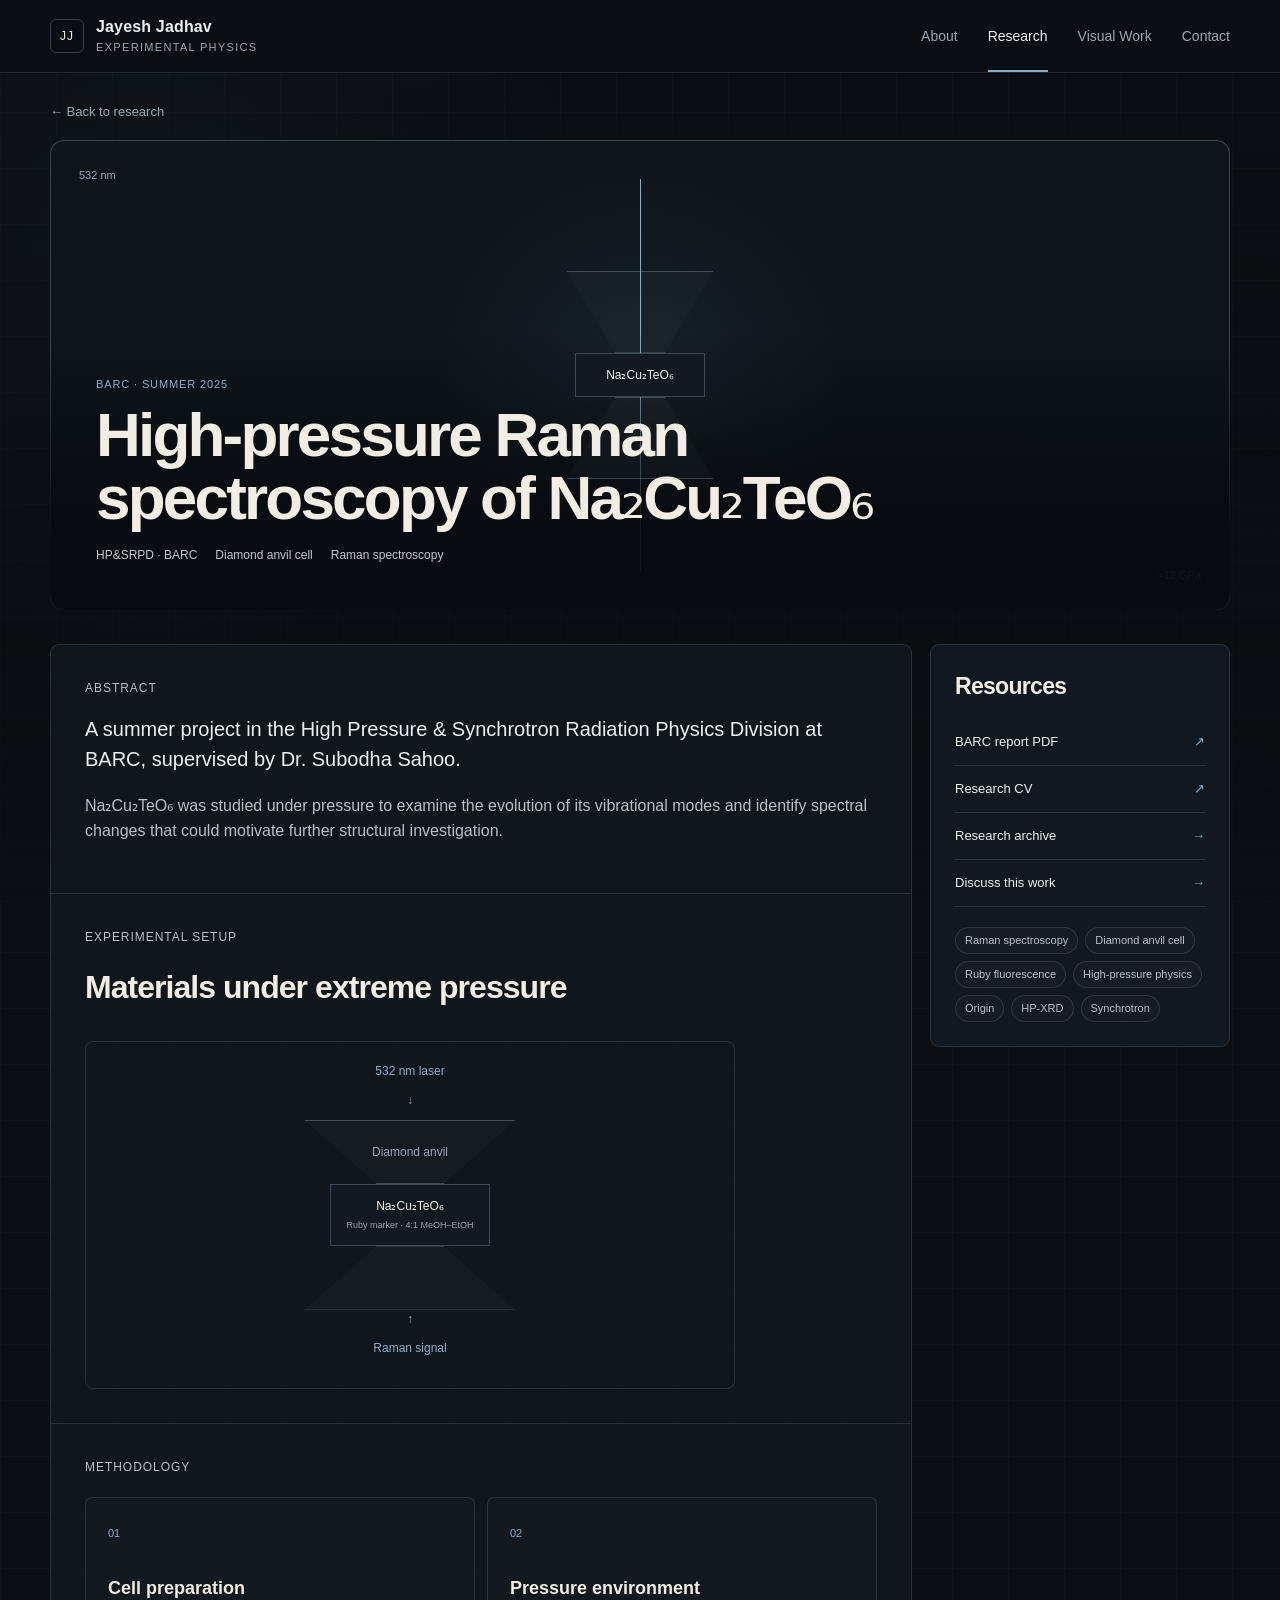
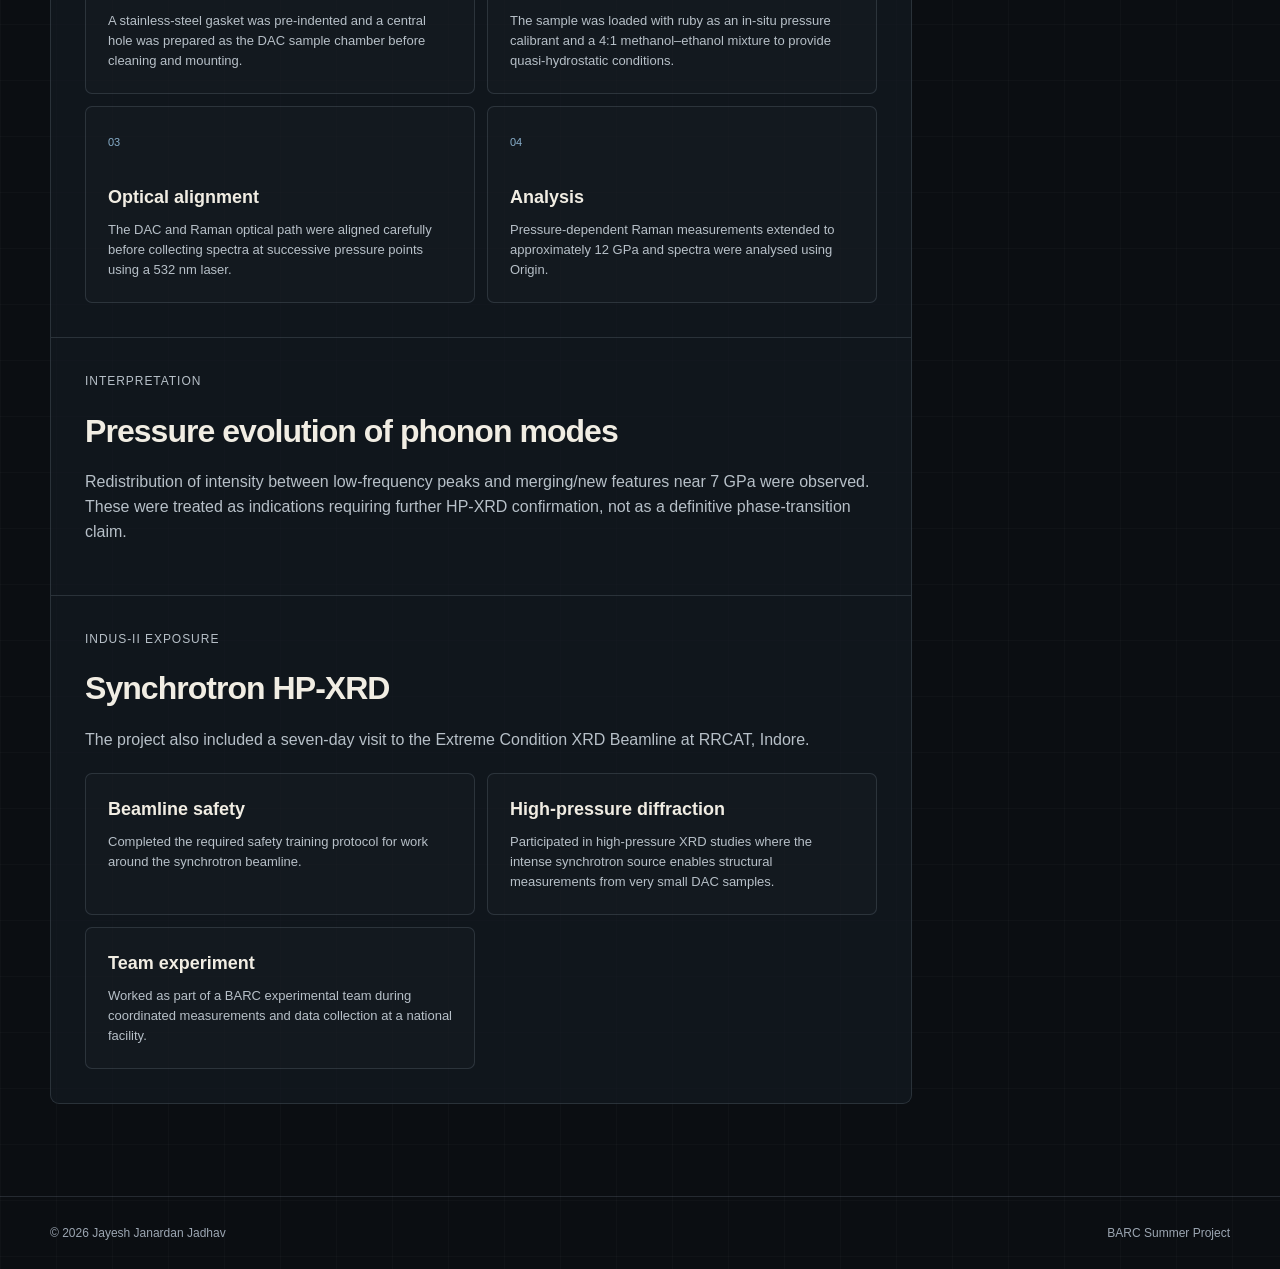
<file: barc-report.html>
<!DOCTYPE html>
<html lang="en">
<head>
  <meta charset="utf-8">
  <meta name="viewport" content="width=device-width, initial-scale=1">
  <meta name="description" content="BARC summer project by Jayesh Jadhav on high-pressure Raman spectroscopy of Na2Cu2TeO6 and synchrotron HP-XRD exposure.">
  <meta name="theme-color" content="#0b0e12">
  <title>BARC High-Pressure Raman — Jayesh Jadhav</title>
  <link rel="stylesheet" href="style.css">
  <script defer src="app.js"></script>
</head>
<body data-page="research">
  <a class="skip-link" href="#main">Skip to content</a>
  <header class="site-header">
    <div class="shell nav-row">
      <a class="brand" href="index.html" aria-label="Jayesh Jadhav home"><span class="brand-mark">JJ</span><span class="brand-copy"><strong>Jayesh Jadhav</strong><small>Experimental Physics</small></span></a>
      <button class="menu-button" type="button" aria-expanded="false" aria-controls="site-nav">Menu</button>
      <nav class="site-nav" id="site-nav" aria-label="Primary navigation"><a href="index.html">About</a><a class="active" href="research.html">Research</a><a href="hobbies.html">Visual Work</a><a href="contact.html">Contact</a></nav>
    </div>
  </header>

  <main id="main">
    <section class="case-hero shell case-hero-raman">
      <a class="back-link" href="research.html">← Back to research</a>
      <div class="case-hero-media raman-case-media" aria-hidden="true"><div class="raman-beam"></div><div class="dac-shape"><i></i><b>Na₂Cu₂TeO₆</b><i></i></div><span>532 nm</span><strong>≈12 GPa</strong></div>
      <div class="case-hero-overlay">
        <p>BARC · Summer 2025</p>
        <h1>High-pressure Raman spectroscopy of Na₂Cu₂TeO₆</h1>
        <div class="case-meta"><span>HP&amp;SRPD · BARC</span><span>Diamond anvil cell</span><span>Raman spectroscopy</span></div>
      </div>
    </section>

    <section class="section case-section">
      <div class="shell case-layout">
        <article class="case-content">
          <section>
            <p class="section-index">Abstract</p>
            <p class="case-lead">A summer project in the High Pressure &amp; Synchrotron Radiation Physics Division at BARC, supervised by Dr. Subodha Sahoo.</p>
            <p>Na₂Cu₂TeO₆ was studied under pressure to examine the evolution of its vibrational modes and identify spectral changes that could motivate further structural investigation.</p>
          </section>

          <section>
            <p class="section-index">Experimental setup</p>
            <h2>Materials under extreme pressure</h2>
            <div class="dac-diagram-simple" aria-label="Simplified diamond anvil cell Raman arrangement">
              <div class="laser-line"><span>532 nm laser</span><b>↓</b></div>
              <div class="anvil top">Diamond anvil</div>
              <div class="sample-chamber"><span>Na₂Cu₂TeO₆</span><small>Ruby marker · 4:1 MeOH–EtOH</small></div>
              <div class="anvil bottom">Diamond anvil</div>
              <div class="raman-line"><b>↑</b><span>Raman signal</span></div>
            </div>
          </section>

          <section>
            <p class="section-index">Methodology</p>
            <div class="method-grid">
              <article><span>01</span><h3>Cell preparation</h3><p>A stainless-steel gasket was pre-indented and a central hole was prepared as the DAC sample chamber before cleaning and mounting.</p></article>
              <article><span>02</span><h3>Pressure environment</h3><p>The sample was loaded with ruby as an in-situ pressure calibrant and a 4:1 methanol–ethanol mixture to provide quasi-hydrostatic conditions.</p></article>
              <article><span>03</span><h3>Optical alignment</h3><p>The DAC and Raman optical path were aligned carefully before collecting spectra at successive pressure points using a 532 nm laser.</p></article>
              <article><span>04</span><h3>Analysis</h3><p>Pressure-dependent Raman measurements extended to approximately 12 GPa and spectra were analysed using Origin.</p></article>
            </div>
          </section>

          <section>
            <p class="section-index">Interpretation</p>
            <h2>Pressure evolution of phonon modes</h2>
            <p>Redistribution of intensity between low-frequency peaks and merging/new features near 7 GPa were observed. These were treated as indications requiring further HP-XRD confirmation, not as a definitive phase-transition claim.</p>
          </section>

          <section>
            <p class="section-index">INDUS-II exposure</p>
            <h2>Synchrotron HP-XRD</h2>
            <p>The project also included a seven-day visit to the Extreme Condition XRD Beamline at RRCAT, Indore.</p>
            <div class="method-grid compact-grid">
              <article><h3>Beamline safety</h3><p>Completed the required safety training protocol for work around the synchrotron beamline.</p></article>
              <article><h3>High-pressure diffraction</h3><p>Participated in high-pressure XRD studies where the intense synchrotron source enables structural measurements from very small DAC samples.</p></article>
              <article><h3>Team experiment</h3><p>Worked as part of a BARC experimental team during coordinated measurements and data collection at a national facility.</p></article>
            </div>
          </section>
        </article>

        <aside class="resource-panel">
          <h2>Resources</h2>
          <a href="https://jayeshofphysics.github.io/JayeshJadhav/Assets/Jayesh%20BARC%20Report_merged.pdf" target="_blank" rel="noopener noreferrer"><span>BARC report PDF</span><b>↗</b></a>
          <a href="https://jayeshofphysics.github.io/JayeshJadhav/Assets/RESUME.pdf" target="_blank" rel="noopener noreferrer"><span>Research CV</span><b>↗</b></a>
          <a href="research.html"><span>Research archive</span><b>→</b></a>
          <a href="contact.html"><span>Discuss this work</span><b>→</b></a>
          <div class="resource-tags"><span>Raman spectroscopy</span><span>Diamond anvil cell</span><span>Ruby fluorescence</span><span>High-pressure physics</span><span>Origin</span><span>HP-XRD</span><span>Synchrotron</span></div>
        </aside>
      </div>
    </section>
  </main>

  <footer class="site-footer"><div class="shell footer-row"><span>© <span data-year></span> Jayesh Janardan Jadhav</span><span>BARC Summer Project</span></div></footer>
</body>
</html>
</file>
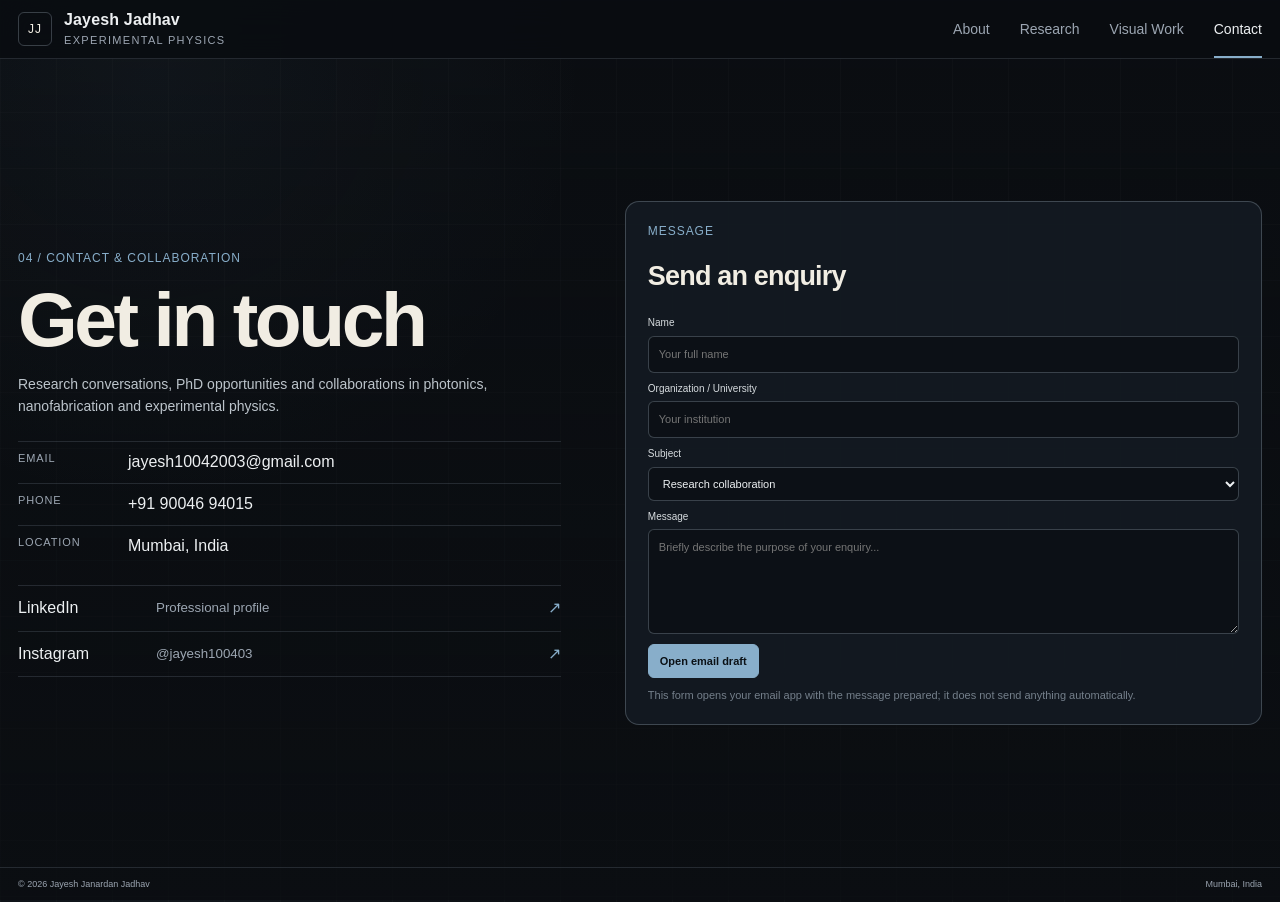
<file: contact.html>
<!DOCTYPE html>
<html lang="en">
<head>
  <meta charset="utf-8">
  <meta name="viewport" content="width=device-width, initial-scale=1">
  <meta name="description" content="Contact Jayesh Jadhav for research conversations, PhD opportunities and collaborations.">
  <meta name="theme-color" content="#0b0e12">
  <title>Contact — Jayesh Jadhav</title>
  <link rel="stylesheet" href="style.css">
  <link rel="stylesheet" href="single-screen.css">
  <script defer src="app.js"></script>
  <script defer src="single-screen.js"></script>
</head>
<body data-page="contact">
  <a class="skip-link" href="#main">Skip to content</a>
  <header class="site-header">
    <div class="shell nav-row">
      <a class="brand" href="index.html" aria-label="Jayesh Jadhav home"><span class="brand-mark">JJ</span><span class="brand-copy"><strong>Jayesh Jadhav</strong><small>Experimental Physics</small></span></a>
      <button class="menu-button" type="button" aria-expanded="false" aria-controls="site-nav">Menu</button>
      <nav class="site-nav" id="site-nav" aria-label="Primary navigation">
        <a href="index.html">About</a><a href="research.html">Research</a><a href="hobbies.html">Visual Work</a><a class="active" href="contact.html">Contact</a>
      </nav>
    </div>
  </header>

  <main id="main" class="contact-main">
    <section class="shell contact-layout">
      <div class="contact-information">
        <p class="eyebrow">04 / Contact &amp; collaboration</p>
        <h1>Get in touch</h1>
        <p class="contact-intro">Research conversations, PhD opportunities and collaborations in photonics, nanofabrication and experimental physics.</p>

        <div class="contact-block"><span>Email</span><a href="mailto:jayesh10042003@gmail.com">jayesh10042003@gmail.com</a></div>
        <div class="contact-block"><span>Phone</span><a href="tel:+919004694015">+91 90046 94015</a></div>
        <div class="contact-block"><span>Location</span><p>Mumbai, India</p></div>

        <div class="profile-links" aria-label="Professional and social profiles">
          <a href="https://www.linkedin.com/in/jayeshjadhaviitbphysics" target="_blank" rel="noreferrer"><span>LinkedIn</span><small>Professional profile</small><b>↗</b></a>
          <a href="https://www.instagram.com/jayesh100403/" target="_blank" rel="noreferrer"><span>Instagram</span><small>@jayesh100403</small><b>↗</b></a>
        </div>
      </div>

      <div class="contact-form-panel">
        <p class="section-index">Message</p>
        <h2>Send an enquiry</h2>
        <form id="contact-form">
          <label for="name">Name</label>
          <input id="name" name="name" type="text" autocomplete="name" placeholder="Your full name" required>
          <label for="organization">Organization / University</label>
          <input id="organization" name="organization" type="text" autocomplete="organization" placeholder="Your institution">
          <label for="subject">Subject</label>
          <select id="subject" name="subject"><option>Research collaboration</option><option>PhD opportunity</option><option>Research position</option><option>Academic discussion</option><option>Other</option></select>
          <label for="message">Message</label>
          <textarea id="message" name="message" rows="5" placeholder="Briefly describe the purpose of your enquiry..." required></textarea>
          <button class="button button-primary" type="submit">Open email draft</button>
          <p class="form-note" id="form-note">This form opens your email app with the message prepared; it does not send anything automatically.</p>
        </form>
      </div>
    </section>
  </main>

  <footer class="site-footer"><div class="shell footer-row"><span>© <span data-year></span> Jayesh Janardan Jadhav</span><span>Mumbai, India</span></div></footer>
</body>
</html>
</file>
<file: style.css>
/* Jayesh Jadhav — portfolio v2 */
:root {
  --bg: #0b0e12;
  --bg-soft: #10151b;
  --panel: #141a21;
  --panel-2: #171e26;
  --text: #edf0f2;
  --warm: #f1ede3;
  --muted: #9ca6b2;
  --muted-2: #747f8b;
  --line: rgba(176, 193, 209, 0.16);
  --line-strong: rgba(176, 193, 209, 0.28);
  --accent: #88aeca;
  --accent-soft: rgba(136, 174, 202, 0.12);
  --max: 1180px;
  --radius: 9px;
  --radius-lg: 14px;
}

* { box-sizing: border-box; }
html { scroll-behavior: smooth; }
body {
  margin: 0;
  color: var(--text);
  background:
    linear-gradient(rgba(255,255,255,0.018) 1px, transparent 1px),
    linear-gradient(90deg, rgba(255,255,255,0.018) 1px, transparent 1px),
    radial-gradient(circle at 12% 8%, rgba(102,136,160,0.08), transparent 27rem),
    var(--bg);
  background-size: 56px 56px, 56px 56px, auto, auto;
  font-family: Inter, ui-sans-serif, -apple-system, BlinkMacSystemFont, "Segoe UI", sans-serif;
  font-size: 16px;
  line-height: 1.55;
  -webkit-font-smoothing: antialiased;
}

body::before {
  content: "";
  position: fixed;
  inset: 0;
  pointer-events: none;
  background: linear-gradient(180deg, rgba(11,14,18,0.18), rgba(11,14,18,0.72));
  z-index: -1;
}

a { color: inherit; }
img { display: block; max-width: 100%; }
button, input, select, textarea { font: inherit; color: inherit; }
button { cursor: pointer; }

.skip-link {
  position: absolute;
  left: 16px;
  top: -60px;
  z-index: 999;
  padding: 10px 14px;
  background: var(--warm);
  color: #0d1014;
  border-radius: 6px;
}
.skip-link:focus { top: 12px; }

.shell { width: min(calc(100% - 40px), var(--max)); margin-inline: auto; }

.site-header {
  position: sticky;
  top: 0;
  z-index: 50;
  background: rgba(11, 14, 18, 0.9);
  backdrop-filter: blur(18px);
  border-bottom: 1px solid var(--line);
}

.nav-row {
  min-height: 72px;
  display: flex;
  align-items: center;
  justify-content: space-between;
  gap: 30px;
}

.brand {
  display: inline-flex;
  align-items: center;
  gap: 12px;
  text-decoration: none;
  min-width: 210px;
}
.brand-mark {
  width: 34px;
  height: 34px;
  display: grid;
  place-items: center;
  border: 1px solid var(--line-strong);
  border-radius: 6px;
  color: var(--warm);
  font-size: 12px;
  letter-spacing: .08em;
}
.brand-copy { display: grid; line-height: 1.15; }
.brand-copy strong { font-weight: 560; letter-spacing: .01em; }
.brand-copy small { margin-top: 4px; color: var(--muted); font-size: 11px; text-transform: uppercase; letter-spacing: .12em; }

.site-nav { display: flex; align-items: center; gap: 30px; }
.site-nav a {
  position: relative;
  text-decoration: none;
  color: var(--muted);
  font-size: 14px;
  padding: 25px 0 23px;
  transition: color .2s ease;
}
.site-nav a:hover, .site-nav a.active { color: var(--text); }
.site-nav a.active::after {
  content: "";
  position: absolute;
  left: 0;
  right: 0;
  bottom: -1px;
  height: 2px;
  background: var(--accent);
}
.menu-button {
  display: none;
  padding: 8px 12px;
  border: 1px solid var(--line-strong);
  border-radius: 6px;
  background: transparent;
}

.eyebrow, .section-index, .institution, .card-meta, .research-card-copy > .tag-list + .text-link {
  letter-spacing: .08em;
}
.eyebrow, .section-index {
  margin: 0 0 16px;
  color: var(--accent);
  font-size: 12px;
  text-transform: uppercase;
}

h1, h2, h3, p { margin-top: 0; }
h1, h2, h3 { font-weight: 560; color: var(--warm); }
h1 { letter-spacing: -0.045em; }
h2 { letter-spacing: -0.03em; }

.home-hero {
  min-height: 650px;
  display: grid;
  grid-template-columns: minmax(0, 1.35fr) minmax(320px, .65fr);
  gap: 70px;
  align-items: center;
  padding-block: 86px 92px;
}
.hero-copy h1 {
  margin-bottom: 24px;
  font-size: clamp(58px, 7.1vw, 104px);
  line-height: .92;
}
.hero-role {
  max-width: 740px;
  margin-bottom: 30px;
  font-size: clamp(18px, 2vw, 24px);
  line-height: 1.45;
  color: #cbd1d6;
}
.hero-actions { display: flex; flex-wrap: wrap; gap: 10px; }
.button {
  display: inline-flex;
  align-items: center;
  justify-content: center;
  min-height: 42px;
  padding: 10px 15px;
  border: 1px solid var(--line-strong);
  border-radius: 6px;
  background: rgba(255,255,255,0.02);
  color: var(--text);
  text-decoration: none;
  font-size: 14px;
  transition: border-color .2s ease, background .2s ease, transform .2s ease;
}
.button:hover { border-color: var(--accent); background: var(--accent-soft); transform: translateY(-1px); }
.button-primary { background: var(--accent); color: #0b1116; border-color: var(--accent); font-weight: 620; }
.button-primary:hover { background: #9abbd3; color: #091015; }

.identity-panel {
  align-self: stretch;
  display: grid;
  align-content: end;
  border-left: 1px solid var(--line);
  padding-left: 28px;
}
.portrait-wrap {
  aspect-ratio: 4 / 5;
  overflow: hidden;
  border-radius: var(--radius-lg);
  border: 1px solid var(--line);
  background: var(--panel);
  margin-bottom: 18px;
}
.portrait-wrap img { width: 100%; height: 100%; object-fit: cover; filter: saturate(.83) contrast(1.03); }
.identity-list { margin: 0; }
.identity-list div { display: grid; grid-template-columns: 92px 1fr; gap: 14px; padding: 10px 0; border-top: 1px solid var(--line); }
.identity-list dt { color: var(--muted); font-size: 12px; text-transform: uppercase; letter-spacing: .08em; }
.identity-list dd { margin: 0; font-size: 14px; }

.section { padding: 92px 0; }
.section-bordered { border-top: 1px solid var(--line); border-bottom: 1px solid var(--line); background: rgba(255,255,255,0.012); }
.about-grid { display: grid; grid-template-columns: .78fr 1.22fr; gap: 90px; }
.section-heading h2 { max-width: 470px; font-size: clamp(32px, 4vw, 54px); line-height: 1.06; }
.prose-stack { max-width: 720px; color: #bac2c9; }
.prose-stack p { margin-bottom: 18px; }
.prose-stack .lead { color: var(--text); font-size: 21px; line-height: 1.5; }

.section-title-row {
  display: flex;
  align-items: end;
  justify-content: space-between;
  gap: 36px;
  margin-bottom: 38px;
}
.section-title-row h2, .research-toolbar h2 { margin-bottom: 0; font-size: clamp(34px, 4vw, 54px); line-height: 1.03; }
.section-note { max-width: 440px; margin-bottom: 4px; color: var(--muted); }
.text-link { color: var(--accent); text-decoration: none; font-size: 14px; }
.text-link:hover { text-decoration: underline; }

.education-list { border-top: 1px solid var(--line-strong); }
.education-row {
  display: grid;
  grid-template-columns: 150px minmax(0, 1.3fr) minmax(250px, .7fr);
  gap: 34px;
  padding: 34px 0;
  border-bottom: 1px solid var(--line);
}
.education-year { color: var(--accent); font-size: 13px; letter-spacing: .06em; }
.education-main h3 { margin-bottom: 10px; font-size: 25px; }
.education-main p { color: #b6bec6; }
.institution { margin-bottom: 7px; color: var(--muted); font-size: 12px; text-transform: uppercase; }
.education-meta { display: grid; align-content: start; gap: 8px; color: var(--muted); font-size: 12px; }
details { border-top: 1px solid var(--line); margin-top: 18px; }
details summary { padding: 13px 0; color: var(--text); cursor: pointer; font-size: 13px; }
.tag-list { display: flex; flex-wrap: wrap; gap: 7px; padding-bottom: 4px; }
.tag-list span, .resource-tags span {
  display: inline-flex;
  align-items: center;
  min-height: 26px;
  padding: 4px 9px;
  border: 1px solid var(--line);
  border-radius: 999px;
  color: #b9c3cc;
  background: rgba(255,255,255,0.018);
  font-size: 11px;
}

.metric-grid { display: grid; grid-template-columns: repeat(4, 1fr); border-top: 1px solid var(--line); border-left: 1px solid var(--line); }
.metric-grid article { min-height: 170px; padding: 25px; border-right: 1px solid var(--line); border-bottom: 1px solid var(--line); }
.metric-grid strong { display: block; margin-bottom: 30px; font-size: clamp(30px, 3.5vw, 48px); color: var(--warm); font-weight: 560; }
.metric-grid span { color: var(--muted); font-size: 13px; }

.preview-grid { display: grid; grid-template-columns: repeat(2, 1fr); gap: 14px; }
.preview-card {
  min-height: 360px;
  overflow: hidden;
  display: grid;
  grid-template-rows: 210px 1fr;
  border: 1px solid var(--line);
  border-radius: var(--radius);
  background: linear-gradient(180deg, rgba(23,30,38,.95), rgba(15,20,26,.98));
  text-decoration: none;
  transition: border-color .2s ease, transform .2s ease;
}
.preview-card:hover { border-color: var(--line-strong); transform: translateY(-2px); }
.preview-card-large { grid-row: span 2; min-height: 736px; grid-template-rows: 1.15fr .85fr; }
.preview-card img { width: 100%; height: 100%; object-fit: cover; background: #10161c; }
.preview-card > div:last-child { padding: 22px; }
.preview-card > div:last-child > span { color: var(--accent); font-size: 11px; text-transform: uppercase; letter-spacing: .08em; }
.preview-card h3 { margin: 8px 0 11px; font-size: 23px; line-height: 1.16; }
.preview-card p { margin-bottom: 0; color: var(--muted); font-size: 14px; }
.abstract-media { position: relative; overflow: hidden; background: #111820; }
.abstract-media-raman::before { content: ""; position: absolute; left: 50%; top: 18%; width: 1px; height: 64%; background: var(--accent); box-shadow: 0 0 18px rgba(136,174,202,.3); }
.abstract-media-raman::after { content: ""; position: absolute; width: 72px; height: 72px; border: 1px solid var(--line-strong); border-radius: 50%; left: calc(50% - 36px); top: calc(50% - 36px); }
.abstract-media-raman span, .abstract-media-raman b { position: absolute; font-size: 11px; color: var(--muted); font-weight: 500; }
.abstract-media-raman span { left: 20px; top: 20px; }
.abstract-media-raman b { right: 20px; bottom: 18px; }
.abstract-media-fab { display: grid; grid-template-columns: repeat(4, 1fr); gap: 8px; padding: 30px; align-items: end; }
.abstract-media-fab i { display: block; border: 1px solid var(--line-strong); background: linear-gradient(180deg, rgba(136,174,202,.11), rgba(136,174,202,.02)); }
.abstract-media-fab i:nth-child(1){height:38%}.abstract-media-fab i:nth-child(2){height:65%}.abstract-media-fab i:nth-child(3){height:92%}.abstract-media-fab i:nth-child(4){height:52%}

.site-footer { border-top: 1px solid var(--line); color: var(--muted); font-size: 12px; }
.footer-row { min-height: 72px; display: flex; align-items: center; justify-content: space-between; gap: 20px; }

/* Research archive */
.page-hero { min-height: 360px; padding: 80px 0 66px; display: grid; grid-template-columns: 1.05fr .95fr; align-items: end; gap: 80px; }
.page-hero h1 { margin-bottom: 0; font-size: clamp(72px, 10vw, 140px); line-height: .85; }
.page-hero-copy { max-width: 560px; }
.page-hero-copy > p { color: #c2c9cf; font-size: 20px; }
.research-gallery-section { padding-top: 68px; }
.research-toolbar { display: flex; align-items: end; justify-content: space-between; gap: 30px; margin-bottom: 32px; }
.filter-row { display: flex; flex-wrap: wrap; gap: 8px; justify-content: flex-end; }
.filter-button { padding: 8px 12px; border-radius: 999px; border: 1px solid var(--line); background: transparent; color: var(--muted); font-size: 12px; }
.filter-button:hover, .filter-button.active { color: var(--text); border-color: var(--accent); background: var(--accent-soft); }
.research-grid { display: grid; grid-template-columns: repeat(3, minmax(0, 1fr)); gap: 14px; align-items: stretch; }
.research-card { min-height: 100%; overflow: hidden; display: grid; grid-template-rows: 220px 1fr; border: 1px solid var(--line); border-radius: var(--radius); background: linear-gradient(180deg, rgba(22,28,35,.98), rgba(15,19,24,.98)); }
.research-card-featured { grid-column: span 2; grid-template-columns: 1.1fr .9fr; grid-template-rows: none; min-height: 460px; }
.research-card.is-hidden { display: none; }
.research-media { min-height: 220px; overflow: hidden; display: block; background: #10161d; text-decoration: none; }
.research-media img { width: 100%; height: 100%; object-fit: cover; transition: transform .35s ease; }
.research-card:hover .research-media img { transform: scale(1.025); }
.research-card-copy { padding: 20px; display: flex; flex-direction: column; align-items: flex-start; }
.card-meta { width: 100%; display: flex; justify-content: space-between; gap: 10px; color: var(--muted); font-size: 10px; text-transform: uppercase; }
.research-card h3 { margin: 14px 0 10px; font-size: 21px; line-height: 1.18; }
.research-card h3 a { text-decoration: none; }
.research-card h3 a:hover { color: var(--accent); }
.research-card p { margin-bottom: 17px; color: #afb8c0; font-size: 13px; }
.research-card .tag-list { margin-top: auto; }
.research-card .text-link { margin-top: 15px; }
.text-only-card { grid-template-rows: 1fr; min-height: 260px; }
.type-media { position: relative; overflow: hidden; }
.quantum-media { background: linear-gradient(135deg, #10161d, #161f28); }
.quantum-media span { position: absolute; top: 18px; left: 18px; color: var(--accent); font-size: 13px; letter-spacing: .15em; }
.quantum-media i { position: absolute; height: 1px; background: var(--line-strong); transform-origin: left; }
.quantum-media i:nth-of-type(1){width:62%;left:20%;top:35%;transform:rotate(12deg)}
.quantum-media i:nth-of-type(2){width:54%;left:14%;top:62%;transform:rotate(-17deg)}
.quantum-media i:nth-of-type(3){width:48%;left:42%;top:22%;transform:rotate(73deg)}
.quantum-media i:nth-of-type(4){width:42%;left:55%;top:72%;transform:rotate(-55deg)}
.raman-media, .xrd-media { display: grid; place-items: center; }
.raman-media span, .xrd-media span { position: absolute; left: 18px; top: 17px; color: var(--muted); font-size: 11px; letter-spacing: .08em; }
.raman-media b, .xrd-media b { position: absolute; right: 18px; bottom: 16px; color: var(--muted); font-size: 11px; font-weight: 500; }
.raman-media::before { content:""; width:1px; height:74%; background: var(--accent); }
.raman-media::after { content:""; position:absolute; width:78px; height:78px; border-radius:50%; border:1px solid var(--line-strong); }
.xrd-media::before { content:""; position:absolute; width:220px; height:220px; border-radius:50%; border:1px solid var(--line); box-shadow: inset 0 0 0 38px rgba(255,255,255,.012), inset 0 0 0 76px rgba(136,174,202,.025); }
.xrd-media::after { content:""; width:78%; height:1px; background: var(--accent); transform:rotate(-11deg); }

.two-column-section { display: grid; grid-template-columns: .68fr 1.32fr; gap: 80px; }
.two-column-section > div:first-child h2 { font-size: clamp(36px, 4vw, 56px); line-height: 1.06; }
.timeline-list { border-top: 1px solid var(--line); }
.timeline-list article { display: grid; grid-template-columns: 120px 1fr; gap: 28px; padding: 28px 0; border-bottom: 1px solid var(--line); }
.timeline-list time { color: var(--accent); font-size: 12px; letter-spacing: .06em; }
.timeline-list h3 { margin-bottom: 8px; font-size: 20px; }
.timeline-list p:last-child { margin-bottom: 0; color: var(--muted); font-size: 14px; }
.skills-grid { display: grid; grid-template-columns: repeat(2, 1fr); border-top: 1px solid var(--line); border-left: 1px solid var(--line); }
.skills-grid article { min-height: 190px; padding: 25px; border-right: 1px solid var(--line); border-bottom: 1px solid var(--line); }
.skills-grid span { color: var(--accent); font-size: 11px; text-transform: uppercase; letter-spacing: .08em; }
.skills-grid h3 { margin: 38px 0 0; font-size: 20px; line-height: 1.4; font-weight: 500; }

/* Visual work */
.photo-grid { display: grid; grid-template-columns: repeat(4, 1fr); grid-auto-rows: 220px; gap: 10px; }
.photo-grid figure { margin: 0; overflow: hidden; border-radius: 6px; border: 1px solid var(--line); background: var(--panel); }
.photo-grid .photo-wide { grid-column: span 2; }
.photo-grid .photo-tall { grid-row: span 2; }
.photo-grid img { width: 100%; height: 100%; object-fit: cover; transition: transform .35s ease, filter .35s ease; filter: saturate(.9); }
.photo-grid figure:hover img { transform: scale(1.025); filter: saturate(1); }
.visual-practice-grid { display: grid; grid-template-columns: 1fr 1fr; gap: 14px; }
.visual-practice-grid article { min-height: 310px; padding: 34px; border: 1px solid var(--line); border-radius: var(--radius); background: var(--panel); }
.visual-practice-grid h2 { max-width: 460px; font-size: 34px; line-height: 1.12; }
.visual-practice-grid p:last-child { max-width: 530px; color: var(--muted); }
.life-strip { display: grid; grid-template-columns: repeat(4, 1fr); gap: 10px; }
.life-strip figure { margin: 0; aspect-ratio: 1 / 1; overflow: hidden; border: 1px solid var(--line); border-radius: 6px; }
.life-strip img { width: 100%; height: 100%; object-fit: cover; }
.recognition-grid { display: grid; grid-template-columns: repeat(4, 1fr); gap: 12px; }
.recognition-grid article { min-height: 230px; padding: 22px; border-top: 1px solid var(--line-strong); background: linear-gradient(180deg, rgba(255,255,255,.018), transparent); }
.recognition-grid span { color: var(--accent); font-size: 11px; text-transform: uppercase; letter-spacing: .08em; }
.recognition-grid h3 { margin: 30px 0 10px; font-size: 19px; }
.recognition-grid p { color: var(--muted); font-size: 13px; }

/* Contact */
.contact-main { min-height: calc(100vh - 145px); display: grid; align-items: center; }
.contact-layout { display: grid; grid-template-columns: .92fr 1.08fr; gap: 85px; padding: 76px 0 86px; }
.contact-information h1 { margin-bottom: 18px; font-size: clamp(58px, 7vw, 92px); line-height: .95; }
.contact-intro { max-width: 540px; margin-bottom: 44px; color: #bcc4cb; font-size: 18px; }
.contact-block { display: grid; grid-template-columns: 90px 1fr; gap: 20px; padding: 13px 0; border-top: 1px solid var(--line); }
.contact-block span { color: var(--muted); font-size: 11px; text-transform: uppercase; letter-spacing: .08em; }
.contact-block a, .contact-block p { margin: 0; text-decoration: none; }
.contact-block a:hover { color: var(--accent); }
.profile-links { margin-top: 34px; border-top: 1px solid var(--line); }
.profile-links a { display: grid; grid-template-columns: 120px 1fr auto; gap: 18px; align-items: center; padding: 15px 0; border-bottom: 1px solid var(--line); text-decoration: none; }
.profile-links small { color: var(--muted); }
.profile-links b { color: var(--accent); font-weight: 500; }
.contact-form-panel { align-self: start; padding: 32px; border: 1px solid var(--line-strong); border-radius: var(--radius-lg); background: rgba(20,26,33,.94); }
.contact-form-panel h2 { margin-bottom: 30px; font-size: 34px; }
#contact-form { display: grid; gap: 10px; }
#contact-form label { margin-top: 7px; font-size: 12px; color: #d7dce0; }
#contact-form input, #contact-form select, #contact-form textarea {
  width: 100%;
  border: 1px solid var(--line-strong);
  border-radius: 6px;
  background: rgba(9,12,16,.55);
  padding: 12px 13px;
  outline: none;
}
#contact-form textarea { resize: vertical; }
#contact-form input:focus, #contact-form select:focus, #contact-form textarea:focus { border-color: var(--accent); box-shadow: 0 0 0 3px rgba(136,174,202,.08); }
#contact-form .button { justify-self: start; margin-top: 10px; }
.form-note { margin: 4px 0 0; color: var(--muted-2); font-size: 11px; }

/* Case studies */
.case-hero { position: relative; padding-top: 26px; }
.back-link { display: inline-flex; margin-bottom: 18px; color: var(--muted); text-decoration: none; font-size: 13px; }
.back-link:hover { color: var(--accent); }
.case-hero-media { height: 470px; overflow: hidden; border-radius: var(--radius-lg); border: 1px solid var(--line-strong); background: #10161d; }
.case-hero-media img { width: 100%; height: 100%; object-fit: cover; }
.case-hero-overlay { position: absolute; left: 0; right: 0; bottom: 0; padding: 46px; background: linear-gradient(180deg, transparent 0%, rgba(7,10,14,.92) 72%); border-radius: 0 0 var(--radius-lg) var(--radius-lg); }
.case-hero-overlay p { margin-bottom: 10px; color: var(--accent); font-size: 11px; text-transform: uppercase; letter-spacing: .08em; }
.case-hero-overlay h1 { max-width: 920px; margin-bottom: 16px; font-size: clamp(36px, 5vw, 62px); line-height: 1.02; }
.case-meta { display: flex; flex-wrap: wrap; gap: 18px; color: #c2c9cf; font-size: 12px; }
.case-section { padding-top: 34px; }
.case-layout { display: grid; grid-template-columns: minmax(0, 1fr) 300px; gap: 18px; align-items: start; }
.case-content { border: 1px solid var(--line); border-radius: var(--radius); background: rgba(20,26,33,.74); overflow: hidden; }
.case-content > section { padding: 34px; border-bottom: 1px solid var(--line); }
.case-content > section:last-child { border-bottom: 0; }
.case-content h2 { margin-bottom: 14px; font-size: 32px; }
.case-content p { color: #b7c0c8; }
.case-lead { color: var(--text) !important; font-size: 20px; line-height: 1.5; }
.resource-panel { position: sticky; top: 92px; padding: 24px; border: 1px solid var(--line); border-radius: var(--radius); background: rgba(20,26,33,.92); }
.resource-panel h2 { margin-bottom: 14px; font-size: 23px; }
.resource-panel > a { display: flex; justify-content: space-between; gap: 12px; padding: 13px 0; border-bottom: 1px solid var(--line); text-decoration: none; font-size: 13px; }
.resource-panel > a:hover { color: var(--accent); }
.resource-panel b { color: var(--accent); font-weight: 500; }
.resource-tags { display: flex; flex-wrap: wrap; gap: 7px; margin-top: 20px; }
.stack-diagram { max-width: 660px; margin: 28px 0 0; border: 1px solid var(--line); border-radius: 8px; overflow: hidden; text-align: center; }
.stack-diagram > div { display: flex; justify-content: space-between; align-items: center; padding: 13px 18px; border-bottom: 1px solid var(--line); }
.stack-diagram > div:last-child { border-bottom: 0; }
.stack-diagram .layer { padding: 17px 18px; }
.stack-diagram .izo { background: rgba(100,140,170,.12); }
.stack-diagram .ag { background: rgba(220,225,230,.09); }
.stack-diagram span { color: var(--muted); font-size: 12px; }
.stack-diagram b { font-weight: 500; }
.method-grid { display: grid; grid-template-columns: repeat(2, 1fr); gap: 12px; margin-top: 20px; }
.method-grid article { padding: 22px; border: 1px solid var(--line); border-radius: 7px; background: rgba(255,255,255,.015); }
.method-grid article > span { color: var(--accent); font-size: 11px; }
.method-grid h3 { margin: 30px 0 8px; font-size: 18px; }
.method-grid p { margin-bottom: 0; font-size: 13px; }
.compact-grid h3 { margin-top: 0; }
.result-grid { display: grid; grid-template-columns: repeat(3, 1fr); gap: 10px; margin-top: 20px; }
.result-grid article { padding: 20px; border: 1px solid var(--line); border-radius: 7px; background: rgba(255,255,255,.015); }
.result-grid span { color: var(--accent); font-size: 10px; text-transform: uppercase; letter-spacing: .06em; }
.result-grid h3 { min-height: 54px; margin: 17px 0 24px; font-size: 16px; }
.result-grid strong { display: block; margin-bottom: 9px; color: var(--warm); font-size: 34px; font-weight: 560; }
.result-grid p { margin: 0; font-size: 12px; }
.technical-note { margin: 20px 0 0 !important; padding: 13px 15px; border-left: 2px solid var(--accent); background: var(--accent-soft); color: #cbd2d8 !important; font-size: 12px; }
.raman-case-media { position: relative; display: grid; place-items: center; background: radial-gradient(circle at center, rgba(136,174,202,.08), transparent 32%), #0f151b; }
.raman-case-media .raman-beam { position: absolute; top: 8%; bottom: 8%; width: 1px; background: var(--accent); }
.dac-shape { z-index: 1; width: 260px; display: grid; justify-items: center; }
.dac-shape i { display: block; width: 210px; height: 82px; border: 1px solid var(--line-strong); clip-path: polygon(15% 0, 85% 0, 62% 100%, 38% 100%); background: rgba(255,255,255,.025); }
.dac-shape i:last-child { transform: rotate(180deg); }
.dac-shape b { width: 130px; padding: 12px; border: 1px solid var(--line-strong); text-align: center; background: #121920; font-size: 12px; font-weight: 500; }
.raman-case-media > span, .raman-case-media > strong { position: absolute; color: var(--muted); font-size: 11px; font-weight: 500; }
.raman-case-media > span { left: 28px; top: 26px; }
.raman-case-media > strong { right: 28px; bottom: 25px; }
.dac-diagram-simple { max-width: 650px; display: grid; justify-items: center; gap: 0; margin-top: 28px; padding: 20px; border: 1px solid var(--line); border-radius: 8px; }
.dac-diagram-simple .laser-line, .dac-diagram-simple .raman-line { min-height: 58px; display: grid; justify-items: center; color: var(--accent); font-size: 12px; }
.dac-diagram-simple .anvil { width: 280px; padding: 22px; border: 1px solid var(--line-strong); text-align: center; color: var(--muted); font-size: 12px; clip-path: polygon(12% 0, 88% 0, 62% 100%, 38% 100%); background: rgba(255,255,255,.02); }
.dac-diagram-simple .bottom { transform: rotate(180deg); }
.dac-diagram-simple .bottom { color: transparent; }
.dac-diagram-simple .sample-chamber { width: 160px; display: grid; gap: 3px; padding: 12px; border: 1px solid var(--line-strong); text-align: center; background: #121920; }
.dac-diagram-simple .sample-chamber span { color: var(--warm); font-size: 12px; }
.dac-diagram-simple .sample-chamber small { color: var(--muted); font-size: 9px; }

@media (max-width: 980px) {
  .home-hero { grid-template-columns: 1fr .55fr; gap: 36px; }
  .about-grid, .two-column-section { grid-template-columns: 1fr; gap: 42px; }
  .education-row { grid-template-columns: 120px 1fr; }
  .education-meta { grid-column: 2; }
  .metric-grid, .recognition-grid { grid-template-columns: repeat(2, 1fr); }
  .research-grid { grid-template-columns: repeat(2, 1fr); }
  .research-card-featured { grid-column: span 2; }
  .photo-grid { grid-template-columns: repeat(3, 1fr); }
  .life-strip { grid-template-columns: repeat(3, 1fr); }
  .contact-layout { gap: 40px; }
  .case-layout { grid-template-columns: 1fr; }
  .resource-panel { position: static; }
  .result-grid { grid-template-columns: 1fr; }
  .result-grid h3 { min-height: auto; }
}

@media (max-width: 760px) {
  .shell { width: min(calc(100% - 28px), var(--max)); }
  .nav-row { min-height: 64px; }
  .brand { min-width: 0; }
  .brand-copy small { display: none; }
  .menu-button { display: inline-flex; }
  .site-nav {
    display: none;
    position: absolute;
    top: 64px;
    left: 0;
    right: 0;
    padding: 10px 14px 14px;
    background: rgba(11,14,18,.98);
    border-bottom: 1px solid var(--line);
    flex-direction: column;
    align-items: stretch;
    gap: 0;
  }
  .site-nav.open { display: flex; }
  .site-nav a { padding: 12px 2px; border-bottom: 1px solid var(--line); }
  .site-nav a.active::after { display: none; }

  .home-hero { min-height: 0; grid-template-columns: 1fr; padding: 62px 0; }
  .hero-copy h1 { font-size: clamp(52px, 17vw, 78px); }
  .identity-panel { border-left: 0; border-top: 1px solid var(--line); padding: 26px 0 0; grid-template-columns: 150px 1fr; gap: 18px; align-items: start; }
  .portrait-wrap { margin-bottom: 0; }
  .identity-list div { grid-template-columns: 80px 1fr; }
  .section { padding: 62px 0; }
  .section-title-row, .research-toolbar { align-items: flex-start; flex-direction: column; margin-bottom: 28px; }
  .section-heading h2, .section-title-row h2, .research-toolbar h2 { font-size: 38px; }
  .education-row { grid-template-columns: 1fr; gap: 12px; }
  .education-meta { grid-column: auto; padding-top: 10px; }
  .metric-grid { grid-template-columns: 1fr 1fr; }
  .metric-grid article { min-height: 150px; padding: 18px; }
  .preview-grid { grid-template-columns: 1fr; }
  .preview-card-large { grid-row: auto; min-height: 520px; }
  .footer-row { align-items: flex-start; flex-direction: column; justify-content: center; padding: 18px 0; }

  .page-hero { min-height: 0; grid-template-columns: 1fr; gap: 28px; padding: 58px 0 46px; }
  .page-hero h1 { font-size: 76px; }
  .filter-row { justify-content: flex-start; }
  .research-grid { grid-template-columns: 1fr; }
  .research-card-featured { grid-column: auto; grid-template-columns: 1fr; min-height: 0; }
  .research-card-featured .research-media { min-height: 280px; }
  .skills-grid { grid-template-columns: 1fr; }
  .timeline-list article { grid-template-columns: 86px 1fr; gap: 16px; }

  .photo-grid { grid-template-columns: repeat(2, 1fr); grid-auto-rows: 180px; }
  .photo-grid .photo-wide { grid-column: span 2; }
  .visual-practice-grid { grid-template-columns: 1fr; }
  .life-strip { grid-template-columns: repeat(2, 1fr); }
  .recognition-grid { grid-template-columns: 1fr 1fr; }

  .contact-layout { grid-template-columns: 1fr; padding: 58px 0; }
  .contact-form-panel { padding: 22px; }

  .case-hero { width: 100%; padding-top: 18px; }
  .case-hero .back-link { margin-left: 14px; }
  .case-hero-media { height: 430px; border-radius: 0; border-left: 0; border-right: 0; }
  .case-hero-overlay { padding: 26px 20px; border-radius: 0; }
  .case-hero-overlay h1 { font-size: 38px; }
  .case-content > section { padding: 24px 20px; }
  .method-grid { grid-template-columns: 1fr; }
  .case-content h2 { font-size: 28px; }
}

@media (max-width: 480px) {
  .brand-mark { width: 31px; height: 31px; }
  .hero-role, .page-hero-copy > p { font-size: 17px; }
  .identity-panel { grid-template-columns: 1fr; }
  .portrait-wrap { width: 210px; }
  .metric-grid { grid-template-columns: 1fr; }
  .preview-card, .preview-card-large { min-height: 0; grid-template-rows: 180px 1fr; }
  .research-card-featured .research-media { min-height: 220px; }
  .photo-grid { grid-template-columns: 1fr; grid-auto-rows: 250px; }
  .photo-grid .photo-wide { grid-column: auto; }
  .photo-grid .photo-tall { grid-row: auto; }
  .life-strip, .recognition-grid { grid-template-columns: 1fr; }
  .profile-links a { grid-template-columns: 90px 1fr auto; }
  .case-hero-media { height: 500px; }
  .case-hero-overlay h1 { font-size: 32px; }
  .case-meta { gap: 9px; flex-direction: column; }
  .dac-shape { width: 220px; }
  .dac-shape i { width: 180px; }
}
</file>
<file: single-screen.css>
/* Single-screen portfolio composition layer.
   Desktop: each primary navigation page is designed as one complete visual spread.
   Mobile/small-height screens intentionally fall back to natural scrolling. */

:root {
  --screen-max: 1480px;
  --screen-gap: 10px;
  --screen-header: 58px;
  --screen-footer: 34px;
}

body[data-page="about"],
body[data-page="research"],
body[data-page="visual"],
body[data-page="contact"] {
  min-height: 100svh;
}

body[data-page="about"] .shell,
body[data-page="research"] .shell,
body[data-page="visual"] .shell,
body[data-page="contact"] .shell {
  width: min(calc(100% - 36px), var(--screen-max));
}

body[data-page="about"] .site-header,
body[data-page="research"] .site-header,
body[data-page="visual"] .site-header,
body[data-page="contact"] .site-header {
  background: rgba(10, 13, 17, .95);
}

body[data-page="about"] .nav-row,
body[data-page="research"] .nav-row,
body[data-page="visual"] .nav-row,
body[data-page="contact"] .nav-row {
  min-height: var(--screen-header);
}

body[data-page="about"] .site-nav a,
body[data-page="research"] .site-nav a,
body[data-page="visual"] .site-nav a,
body[data-page="contact"] .site-nav a {
  padding-block: 18px 16px;
}

.screen-main {
  min-height: calc(100svh - var(--screen-header) - var(--screen-footer));
  padding: 14px 0 12px;
}

.screen-board {
  min-height: calc(100svh - var(--screen-header) - var(--screen-footer) - 26px);
  display: grid;
  grid-template-rows: auto minmax(0, 1fr) auto;
  gap: 10px;
}

.screen-heading {
  display: flex;
  align-items: end;
  justify-content: space-between;
  gap: 28px;
  min-width: 0;
}

.screen-heading-left {
  min-width: 0;
}

.screen-heading .eyebrow,
.screen-heading .section-index {
  margin-bottom: 5px;
  font-size: 10px;
}

.screen-heading h1 {
  margin: 0;
  font-size: clamp(36px, 4.6vw, 68px);
  line-height: .92;
}

.screen-heading h2 {
  margin: 0;
  font-size: clamp(31px, 3.8vw, 54px);
  line-height: .95;
}

.screen-heading-copy {
  max-width: 610px;
  display: flex;
  align-items: center;
  justify-content: flex-end;
  gap: 12px;
}

.screen-heading-copy > p {
  max-width: 470px;
  margin: 0;
  color: var(--muted);
  font-size: 12px;
  line-height: 1.45;
}

.screen-heading .hero-actions {
  flex-wrap: nowrap;
}

.screen-heading .button {
  min-height: 34px;
  padding: 7px 11px;
  font-size: 11px;
}

.screen-surface {
  min-height: 0;
  border: 1px solid var(--line);
  border-radius: 10px;
  background: rgba(13, 18, 24, .78);
  overflow: hidden;
}

.screen-bottom-bar {
  display: flex;
  align-items: center;
  justify-content: space-between;
  gap: 10px;
  min-height: 36px;
}

.screen-bottom-note {
  margin: 0;
  color: var(--muted-2);
  font-size: 10px;
}

.screen-detail {
  margin: 0;
  border: 0;
}

.screen-detail > summary {
  list-style: none;
  min-height: 32px;
  display: inline-flex;
  align-items: center;
  gap: 9px;
  padding: 6px 11px;
  border: 1px solid var(--line);
  border-radius: 999px;
  background: rgba(255, 255, 255, .018);
  color: var(--text);
  font-size: 10px;
  cursor: pointer;
}

.screen-detail > summary::-webkit-details-marker { display: none; }
.screen-detail > summary span { color: var(--accent); }
.screen-detail[open] > summary { border-color: var(--accent); background: var(--accent-soft); }
.screen-detail[open]::before {
  content: "";
  position: fixed;
  inset: 0;
  z-index: 180;
  background: rgba(4, 7, 10, .72);
  backdrop-filter: blur(7px);
}

.screen-overlay {
  position: fixed;
  z-index: 190;
  left: 50%;
  top: 50%;
  width: min(1080px, calc(100vw - 54px));
  max-height: min(720px, calc(100svh - 92px));
  overflow: auto;
  transform: translate(-50%, -50%);
  padding: 24px;
  border: 1px solid var(--line-strong);
  border-radius: 12px;
  background: #11171e;
  box-shadow: 0 30px 90px rgba(0, 0, 0, .45);
}

.screen-overlay-head {
  display: flex;
  align-items: center;
  justify-content: space-between;
  gap: 18px;
  padding-bottom: 15px;
  margin-bottom: 15px;
  border-bottom: 1px solid var(--line);
}

.screen-overlay-head h2 { margin: 0; font-size: 27px; }
.screen-overlay-close {
  border: 1px solid var(--line);
  border-radius: 999px;
  background: transparent;
  color: var(--muted);
  padding: 6px 10px;
  font-size: 10px;
}
.screen-overlay-close:hover { color: var(--text); border-color: var(--accent); }

.compact-info-grid {
  display: grid;
  grid-template-columns: repeat(5, minmax(0, 1fr));
  gap: 9px;
}
.compact-info-grid article {
  min-height: 150px;
  padding: 14px;
  border: 1px solid var(--line);
  border-radius: 7px;
  background: rgba(255,255,255,.015);
}
.compact-info-grid time,
.compact-info-grid .micro-label {
  color: var(--accent);
  font-size: 9px;
  text-transform: uppercase;
  letter-spacing: .08em;
}
.compact-info-grid h3 { margin: 22px 0 7px; font-size: 15px; line-height: 1.15; }
.compact-info-grid p { margin: 0; color: var(--muted); font-size: 11px; line-height: 1.45; }

/* Research — complete project atlas in one viewport */
.research-screen-grid {
  min-height: 0;
  display: grid;
  grid-template-columns: 2fr 2fr repeat(3, minmax(0, 1fr));
  grid-template-rows: repeat(3, minmax(0, 1fr));
  gap: 8px;
}

.research-screen-card {
  position: relative;
  min-width: 0;
  min-height: 0;
  overflow: hidden;
  border: 1px solid var(--line);
  border-radius: 8px;
  background: #111820;
}

.research-screen-card.is-hidden { display: none; }

.research-screen-card.featured {
  grid-column: span 2;
  grid-row: span 2;
  display: grid;
  grid-template-columns: 1.08fr .92fr;
}

.research-screen-card.wide { grid-column: span 2; }

.research-screen-media {
  min-width: 0;
  min-height: 0;
  position: relative;
  overflow: hidden;
  display: block;
  background: #10161d;
  text-decoration: none;
}

.research-screen-media img {
  width: 100%;
  height: 100%;
  object-fit: cover;
  filter: saturate(.9) contrast(1.02);
}

.research-screen-card:not(.featured) .research-screen-media {
  position: absolute;
  inset: 0;
}

.research-screen-card:not(.featured) .research-screen-media::after {
  content: "";
  position: absolute;
  inset: 0;
  background: linear-gradient(180deg, rgba(8,11,15,.03) 12%, rgba(8,11,15,.44) 52%, rgba(8,11,15,.96) 100%);
}

.research-screen-copy {
  position: relative;
  z-index: 2;
  min-width: 0;
}

.featured .research-screen-copy {
  padding: clamp(14px, 1.5vw, 22px);
  display: flex;
  flex-direction: column;
  align-items: flex-start;
}

.research-screen-card:not(.featured) .research-screen-copy {
  height: 100%;
  display: flex;
  flex-direction: column;
  justify-content: flex-end;
  padding: 11px;
}

.research-screen-meta {
  width: 100%;
  display: flex;
  justify-content: space-between;
  gap: 8px;
  color: var(--muted);
  font-size: 8px;
  text-transform: uppercase;
  letter-spacing: .06em;
}

.research-screen-card h3 {
  margin: 7px 0 5px;
  font-size: clamp(12px, 1.08vw, 17px);
  line-height: 1.12;
}

.research-screen-card.featured h3 {
  margin-top: 12px;
  font-size: clamp(20px, 1.75vw, 28px);
}

.research-screen-card h3 a { text-decoration: none; }
.research-screen-card h3 a:hover { color: var(--accent); }

.research-screen-card p {
  margin: 0;
  color: #b1bbc3;
  font-size: 9.5px;
  line-height: 1.38;
}

.research-screen-card.featured p {
  font-size: 11px;
  line-height: 1.48;
}

.research-screen-card:not(.featured) p {
  display: -webkit-box;
  -webkit-line-clamp: 2;
  -webkit-box-orient: vertical;
  overflow: hidden;
}

.research-screen-card .tag-list {
  margin-top: auto;
  gap: 4px;
}
.research-screen-card .tag-list span {
  min-height: 20px;
  padding: 2px 6px;
  font-size: 8px;
}
.research-screen-card:not(.featured) .tag-list { display: none; }
.research-screen-card.featured .text-link { margin-top: 9px; font-size: 10px; }

.research-screen-card .quantum-media,
.research-screen-card .raman-media,
.research-screen-card .xrd-media {
  position: absolute;
  inset: 0;
  min-height: 0;
}

.research-screen-card .quantum-media::after,
.research-screen-card .raman-media::after,
.research-screen-card .xrd-media::after {
  z-index: 1;
}

.research-screen-card .raman-media::before,
.research-screen-card .xrd-media::before { z-index: 1; }
.research-screen-card .type-media span,
.research-screen-card .type-media b { z-index: 2; }

.research-toolbar-compact {
  display: flex;
  align-items: center;
  justify-content: flex-end;
  gap: 8px;
}
.research-toolbar-compact .filter-row { flex-wrap: nowrap; }
.research-toolbar-compact .filter-button {
  padding: 6px 9px;
  font-size: 9px;
}

.research-detail-actions {
  display: flex;
  align-items: center;
  gap: 7px;
  flex-wrap: wrap;
}

.skills-inline {
  display: grid;
  grid-template-columns: repeat(4, 1fr);
  gap: 9px;
}
.skills-inline article {
  padding: 15px;
  border: 1px solid var(--line);
  border-radius: 7px;
}
.skills-inline span { color: var(--accent); font-size: 9px; text-transform: uppercase; letter-spacing: .08em; }
.skills-inline h3 { margin: 24px 0 0; font-size: 15px; line-height: 1.35; font-weight: 500; }

/* About — identity, research statement, education and markers in one spread */
.about-screen-layout {
  min-height: 0;
  display: grid;
  grid-template-columns: 1.25fr .58fr 1fr;
  grid-template-rows: minmax(0, 1fr) auto;
  gap: 9px;
}

.about-hero-panel,
.about-portrait-panel,
.about-copy-panel,
.about-education-panel {
  min-width: 0;
  min-height: 0;
  border: 1px solid var(--line);
  border-radius: 9px;
  background: rgba(15,21,27,.86);
}

.about-hero-panel {
  padding: clamp(20px, 2.6vw, 42px);
  display: flex;
  flex-direction: column;
  justify-content: space-between;
}
.about-hero-panel .eyebrow { margin-bottom: 10px; }
.about-hero-panel h1 {
  margin: 0;
  font-size: clamp(48px, 6vw, 88px);
  line-height: .88;
}
.about-hero-panel .hero-role {
  max-width: 740px;
  margin: 18px 0 0;
  font-size: clamp(14px, 1.35vw, 19px);
  line-height: 1.4;
}
.about-hero-panel .hero-actions { margin-top: 16px; }

.about-portrait-panel { overflow: hidden; }
.about-portrait-panel img { width: 100%; height: 100%; object-fit: cover; filter: saturate(.82) contrast(1.02); }

.about-copy-panel {
  padding: clamp(16px, 1.7vw, 25px);
  overflow: hidden;
}
.about-copy-panel h2 { margin: 0 0 12px; font-size: clamp(22px, 2vw, 31px); line-height: 1.05; }
.about-copy-panel p { margin-bottom: 9px; color: #b8c1c8; font-size: 10.5px; line-height: 1.45; }
.about-copy-panel p:last-child { margin-bottom: 0; }

.about-education-panel {
  grid-column: 1 / -1;
  padding: 11px;
  display: grid;
  grid-template-columns: 1fr 1fr auto;
  gap: 9px;
}
.edu-compact {
  min-width: 0;
  display: grid;
  grid-template-columns: 78px 1fr;
  gap: 12px;
  padding: 10px 12px;
  border: 1px solid var(--line);
  border-radius: 7px;
  background: rgba(255,255,255,.012);
}
.edu-compact time { color: var(--accent); font-size: 9px; }
.edu-compact .institution { margin-bottom: 4px; font-size: 8px; }
.edu-compact h3 { margin: 0 0 4px; font-size: 14px; }
.edu-compact p { margin: 0; color: var(--muted); font-size: 9px; line-height: 1.35; }
.edu-rank-line { margin-top: 6px !important; color: #aeb8c0 !important; }

.about-metrics {
  display: grid;
  grid-template-columns: repeat(2, minmax(85px, 1fr));
  gap: 7px;
}
.about-metrics article {
  padding: 9px 10px;
  border: 1px solid var(--line);
  border-radius: 7px;
  background: rgba(255,255,255,.015);
}
.about-metrics strong { display: block; color: var(--warm); font-size: 20px; font-weight: 560; line-height: 1; }
.about-metrics span { display: block; margin-top: 6px; color: var(--muted); font-size: 8px; line-height: 1.25; }

.coursework-overlay-grid { display: grid; grid-template-columns: 1fr 1fr; gap: 16px; }
.coursework-overlay-grid h3 { font-size: 17px; }
.coursework-overlay-grid .tag-list span { font-size: 10px; }

/* Visual work — contact-sheet approach */
.visual-screen-layout {
  min-height: 0;
  display: grid;
  grid-template-columns: minmax(0, 1.6fr) minmax(270px, .55fr);
  gap: 9px;
}

.visual-contact-sheet {
  min-height: 0;
  display: grid;
  grid-template-rows: minmax(0, 1fr) auto;
  gap: 8px;
}

.photo-contact-grid {
  min-height: 0;
  display: grid;
  grid-template-columns: repeat(5, minmax(0, 1fr));
  grid-template-rows: repeat(3, minmax(0, 1fr));
  gap: 5px;
}
.photo-contact-grid figure,
.life-contact-grid figure {
  min-width: 0;
  min-height: 0;
  margin: 0;
  overflow: hidden;
  border: 1px solid var(--line);
  border-radius: 5px;
  background: #121820;
}
.photo-contact-grid img,
.life-contact-grid img { width: 100%; height: 100%; object-fit: cover; filter: saturate(.92); }
.photo-contact-grid figure:hover img,
.life-contact-grid figure:hover img { filter: saturate(1.05); }

.life-contact-grid {
  height: 90px;
  display: grid;
  grid-template-columns: repeat(12, minmax(0, 1fr));
  gap: 5px;
}

.visual-side-stack {
  min-height: 0;
  display: grid;
  grid-template-rows: auto auto minmax(0, 1fr);
  gap: 8px;
}
.visual-mini-panel {
  padding: 13px;
  border: 1px solid var(--line);
  border-radius: 7px;
  background: rgba(17,23,30,.9);
}
.visual-mini-panel .section-index { margin-bottom: 5px; font-size: 8px; }
.visual-mini-panel h2 { margin: 0 0 5px; font-size: 17px; line-height: 1.08; }
.visual-mini-panel p { margin: 0; color: var(--muted); font-size: 9px; line-height: 1.4; }

.recognition-compact {
  min-height: 0;
  display: grid;
  grid-template-columns: 1fr 1fr;
  grid-template-rows: repeat(2, minmax(0, 1fr));
  gap: 6px;
}
.recognition-compact article {
  padding: 10px;
  border: 1px solid var(--line);
  border-radius: 6px;
  background: rgba(255,255,255,.012);
}
.recognition-compact span { color: var(--accent); font-size: 8px; text-transform: uppercase; letter-spacing: .06em; }
.recognition-compact h3 { margin: 12px 0 4px; font-size: 12px; line-height: 1.12; }
.recognition-compact p { margin: 0; color: var(--muted); font-size: 8px; line-height: 1.3; }

/* Contact — one complete screen */
body[data-page="contact"] .contact-main {
  min-height: calc(100svh - var(--screen-header) - var(--screen-footer));
}
body[data-page="contact"] .contact-layout {
  gap: clamp(34px, 5vw, 74px);
  padding: 20px 0;
  align-items: center;
}
body[data-page="contact"] .contact-information h1 { font-size: clamp(50px, 6vw, 82px); }
body[data-page="contact"] .contact-intro { margin-bottom: 24px; font-size: 14px; }
body[data-page="contact"] .contact-block { padding: 8px 0; }
body[data-page="contact"] .profile-links { margin-top: 18px; }
body[data-page="contact"] .profile-links a { padding: 10px 0; }
body[data-page="contact"] .contact-form-panel { padding: 20px 22px; }
body[data-page="contact"] .contact-form-panel h2 { margin-bottom: 14px; font-size: 27px; }
body[data-page="contact"] #contact-form { gap: 5px; }
body[data-page="contact"] #contact-form label { margin-top: 3px; font-size: 10px; }
body[data-page="contact"] #contact-form input,
body[data-page="contact"] #contact-form select,
body[data-page="contact"] #contact-form textarea { padding: 9px 10px; font-size: 11px; }
body[data-page="contact"] #contact-form textarea { min-height: 105px; max-height: 150px; }
body[data-page="contact"] #contact-form .button { margin-top: 5px; min-height: 34px; padding: 7px 11px; font-size: 11px; }

body[data-page="about"] .site-footer,
body[data-page="research"] .site-footer,
body[data-page="visual"] .site-footer,
body[data-page="contact"] .site-footer { min-height: var(--screen-footer); }
body[data-page="about"] .footer-row,
body[data-page="research"] .footer-row,
body[data-page="visual"] .footer-row,
body[data-page="contact"] .footer-row { min-height: var(--screen-footer); font-size: 9px; }

/* Only lock the screen when there is enough room to do so without harming usability. */
@media (min-width: 1050px) and (min-height: 700px) {
  body[data-page="about"],
  body[data-page="research"],
  body[data-page="visual"],
  body[data-page="contact"] {
    height: 100svh;
    overflow: hidden;
  }
}

@media (max-height: 820px) and (min-width: 1050px) {
  .screen-main { padding-block: 10px 8px; }
  .screen-board { gap: 7px; min-height: calc(100svh - var(--screen-header) - var(--screen-footer) - 18px); }
  .research-screen-grid { gap: 6px; }
  .research-screen-card:not(.featured) .research-screen-copy { padding: 8px; }
  .research-screen-card h3 { margin: 5px 0 3px; font-size: 11px; }
  .research-screen-card.featured h3 { font-size: 20px; }
  .research-screen-card p { font-size: 8.5px; }
  .research-screen-card.featured p { font-size: 9.5px; }
  .research-screen-card .tag-list span { min-height: 18px; font-size: 7.5px; }
  .life-contact-grid { height: 70px; }
  .about-copy-panel p { font-size: 9.3px; margin-bottom: 6px; }
  .edu-compact { padding: 8px 10px; }
  .about-metrics strong { font-size: 17px; }
}

@media (max-width: 1049px), (max-height: 699px) {
  body[data-page="about"],
  body[data-page="research"],
  body[data-page="visual"],
  body[data-page="contact"] { overflow: auto; }
  .screen-main { min-height: auto; padding: 34px 0; }
  .screen-board { min-height: auto; display: block; }
  .screen-heading { align-items: flex-start; flex-direction: column; margin-bottom: 22px; }
  .screen-heading-copy { max-width: none; justify-content: flex-start; flex-wrap: wrap; }
  .screen-heading .hero-actions { flex-wrap: wrap; }
  .screen-bottom-bar { margin-top: 18px; flex-wrap: wrap; }

  .research-screen-grid { grid-template-columns: repeat(2, 1fr); grid-template-rows: none; }
  .research-screen-card,
  .research-screen-card.featured,
  .research-screen-card.wide { grid-column: auto; grid-row: auto; min-height: 260px; }
  .research-screen-card.featured { grid-column: span 2; grid-template-columns: 1fr 1fr; min-height: 360px; }
  .research-screen-card:not(.featured) .research-screen-media { position: absolute; }
  .research-toolbar-compact { justify-content: flex-start; flex-wrap: wrap; }
  .research-toolbar-compact .filter-row { flex-wrap: wrap; justify-content: flex-start; }

  .about-screen-layout { grid-template-columns: 1.2fr .8fr; grid-template-rows: auto; }
  .about-copy-panel { grid-column: 1 / -1; }
  .about-education-panel { grid-template-columns: 1fr; }
  .about-metrics { grid-template-columns: repeat(4,1fr); }

  .visual-screen-layout { grid-template-columns: 1fr; }
  .photo-contact-grid { min-height: 650px; }
  .life-contact-grid { height: 190px; grid-template-columns: repeat(6, 1fr); grid-template-rows: repeat(2, 1fr); }
  .visual-side-stack { grid-template-columns: 1fr 1fr; grid-template-rows: auto auto; }
  .recognition-compact { grid-column: 1 / -1; min-height: 260px; }
}

@media (max-width: 700px) {
  body[data-page="about"] .shell,
  body[data-page="research"] .shell,
  body[data-page="visual"] .shell,
  body[data-page="contact"] .shell { width: min(calc(100% - 24px), var(--screen-max)); }
  .screen-heading h1 { font-size: 48px; }
  .research-screen-grid { grid-template-columns: 1fr; }
  .research-screen-card,
  .research-screen-card.featured,
  .research-screen-card.wide { grid-column: auto; grid-template-columns: 1fr; min-height: 300px; }
  .research-screen-card.featured .research-screen-media { min-height: 240px; }
  .compact-info-grid, .skills-inline { grid-template-columns: 1fr; }
  .screen-overlay { width: calc(100vw - 24px); padding: 16px; }

  .about-screen-layout { grid-template-columns: 1fr; }
  .about-hero-panel, .about-portrait-panel, .about-copy-panel, .about-education-panel { grid-column: auto; }
  .about-portrait-panel { height: 430px; }
  .about-education-panel { display: grid; grid-template-columns: 1fr; }
  .about-metrics { grid-template-columns: 1fr 1fr; }
  .coursework-overlay-grid { grid-template-columns: 1fr; }

  .photo-contact-grid { min-height: 1200px; grid-template-columns: repeat(2, 1fr); grid-template-rows: repeat(8, 150px); }
  .life-contact-grid { height: auto; grid-template-columns: repeat(3, 1fr); grid-template-rows: repeat(4, 110px); }
  .visual-side-stack { grid-template-columns: 1fr; }
  .recognition-compact { grid-column: auto; grid-template-columns: 1fr; grid-template-rows: none; }
}
</file>
